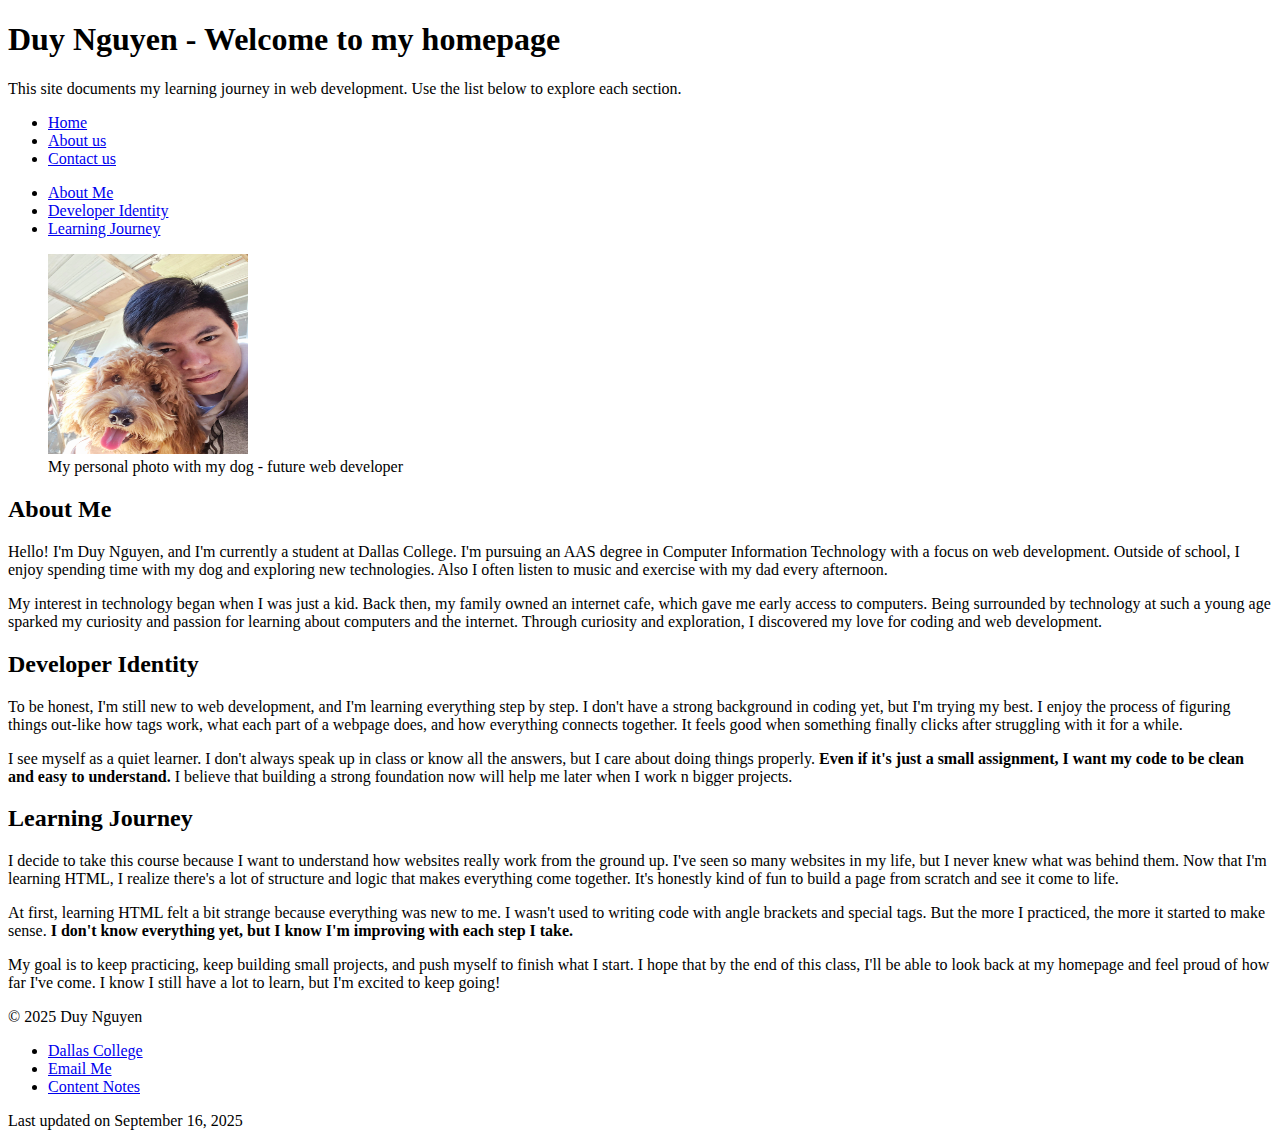
<file: index.html>
<!DOCTYPE html>
<html lang="en">
<head>
    <meta charset="UTF-8">
    <meta name="viewport" content="width=device-width, initial-scale=1.0">
    <meta name="description" content="Personal training site with semantic HTML and working navigation. This page includes content assisted by AI tools.">
    <title>Duy Nguyen - Launch Studio Training Site</title>
</head>
<body>
    <header>
        <section>
            <h1>Duy Nguyen - Welcome to my homepage</h1>
            <p> This site documents my learning journey in web development. Use the list below to explore each section.</p>
        </section>
        <nav>
            <ul>
                <li><a href="index.html" aria-current="page">Home</a></li>
                <li><a href="about-us.html">About us</a></li>
                <li><a href="contact-us.html">Contact us</a></li>
            </ul>
        </nav>
    </header>

    <main>
       <nav aria-label="Primary site navigation">
           <ul>
               <li><a href="#about">About Me</a></li>
               <li><a href="#identity">Developer Identity</a></li>
               <li><a href="#journey">Learning Journey</a></li>
           </ul>
       </nav>
        
        <figure>
            <img src="images/avatar.jpg" alt="Portrait of me with my dog" width="200" height="200">
            <figcaption>My personal photo with my dog - future web developer</figcaption>
        </figure>

        <section id="about" aria-labelledby="about-heading">
            <h2 id="about-heading">About Me</h2>
            <p>Hello! I'm Duy Nguyen, and I'm currently a student at Dallas College. I'm pursuing an AAS degree in Computer Information Technology with a focus on web development. Outside of school, I enjoy spending time with my dog and exploring new technologies. Also I often listen to music and exercise with my dad every afternoon.</p>
            <p>My interest in technology began when I was just a kid. Back then, my family owned an internet cafe, which gave me early access to computers. Being surrounded by technology at such a young age sparked my curiosity and passion for learning about computers and the internet. Through curiosity and exploration, I discovered my love for coding and web development.</p>
        </section>

        <section id="identity" aria-labelledby="identity-heading">
            <h2 id="identity-heading">Developer Identity</h2>
            <p>To be honest, I'm still new to web development, and I'm learning everything step by step. I don't have a strong background in coding yet, but I'm trying my best. I enjoy the process of figuring things out-like how tags work, what each part of a webpage does, and how everything connects together. It feels good when something finally clicks after struggling with it for a while.</p>
            <p>I see myself as a quiet learner. I don't always speak up in class or know all the answers, but I care about doing things properly. <strong>Even if it's just a small assignment, I want my code to be clean and easy to understand.</strong> I believe that building a strong foundation now will help me later when I work n bigger projects.</p>
        </section>

        <section id="journey" aria-labelledby="journey-heading">
            <h2 id="journey-heading">Learning Journey</h2>
            <p>I decide to take this course because I want to understand how websites really work from the ground up. I've seen so many websites in my life, but I never knew what was behind them. Now that I'm learning HTML, I realize there's a lot of structure and logic that makes everything come together. It's honestly kind of fun to build a page from scratch and see it come to life.</p>
            <p>At first, learning HTML felt a bit strange because everything was new to me. I wasn't used to writing code with angle brackets and special tags. But the more I practiced, the more it started to make sense. <strong>I don't know everything yet, but I know I'm improving with each step I take.</strong></p>
            <p>My goal is to keep practicing, keep building small projects, and push myself to finish what I start. I hope that by the end of this class, I'll be able to look back at my homepage and feel proud of how far I've come. I know I still have a lot to learn, but I'm excited to keep going!</p>
        </section>
    </main>

    <footer>
        <p>&copy; <time datetime="2025">2025</time> Duy Nguyen</p>
        <ul>
            <li><a href="https://www.dallascollege.edu/pages/default.aspx">Dallas College</a></li>
            <li><a href="mailto:troliaochatgpt@gmail.com">Email Me</a></li>
            <li><a href="README.md">Content Notes</a></li>
        </ul>
        <p>Last updated on <time datetime="2025-09-16">September 16, 2025</time></p>
    </footer>
</body>
</html>
</file>
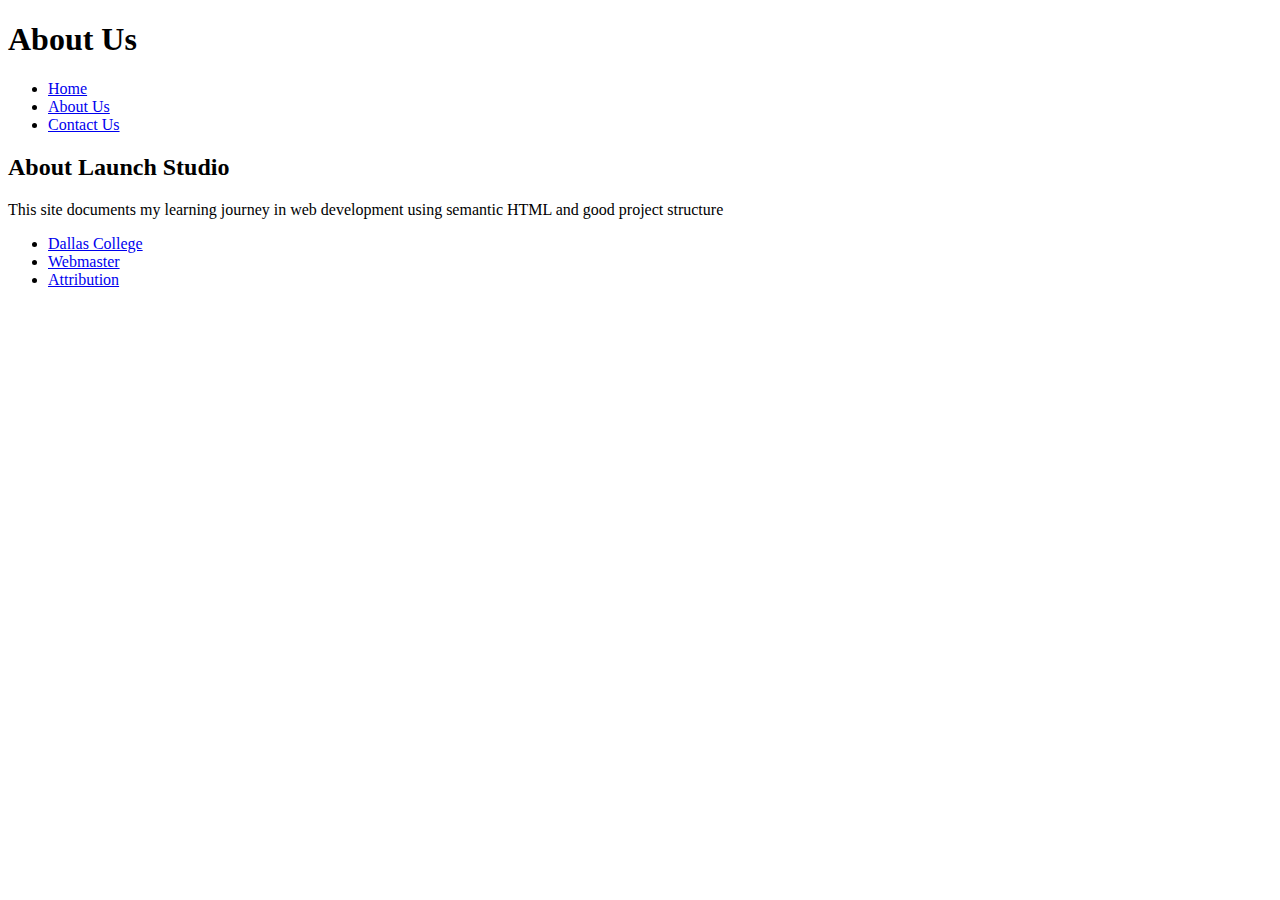
<file: about-us.html>
<!DOCTYPE html>
<html lang="en">
<head>
  <meta charset="UTF-8">
  <meta name="viewport" content="width=device-width, initial-scale=1.0">
  <title>About Us — Duy Nguyen</title>
</head>
<body>
  <header>
    <h1>About Us</h1>
  </header>

  <nav aria-label="Primary site navigation">
    <ul>
      <li><a href="index.html">Home</a></li>
      <li><a href="about-us.html" aria-current="page">About Us</a></li>
      <li><a href="contact-us.html">Contact Us</a></li>
    </ul>
  </nav>

  <main>
    <h2>About Launch Studio</h2>
    <p>This site documents my learning journey in web development using semantic HTML and good project structure</p>
  </main>

  <footer>
    <ul>
      <li><a href="https://www.dallascollege.edu">Dallas College</a></li>
      <li><a href="mailto:DNguyen94@Student.DallasCollege.edu">Webmaster</a></li>
      <li><a href="https://chatgpt.com/">Attribution</a></li>
    </ul>
  </footer>
</body>
</html>
</file>
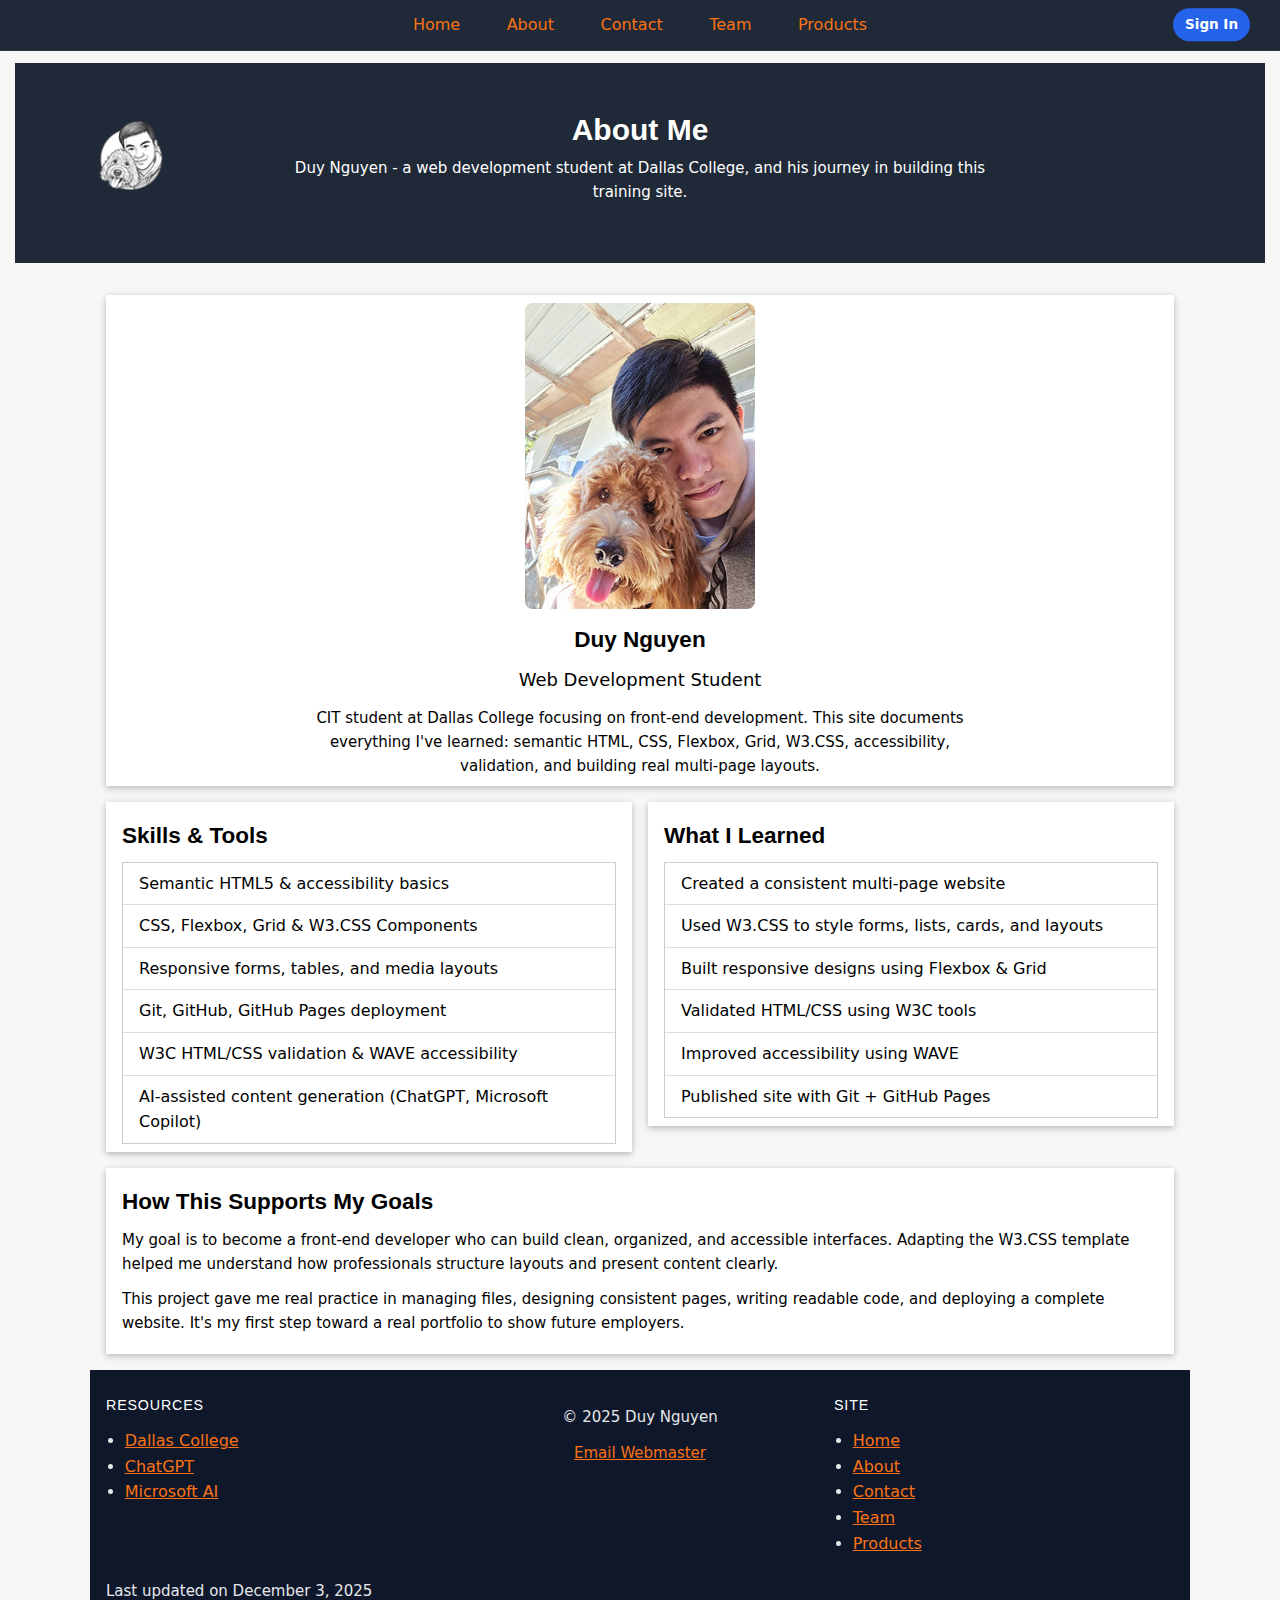
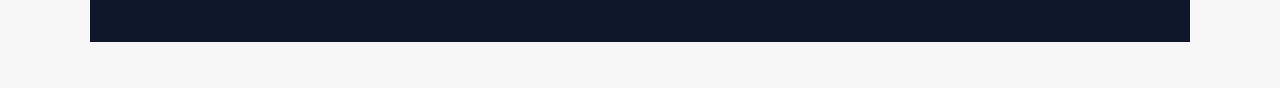
<file: about.html>
<!DOCTYPE html>
<html lang="en">

<head>
  <meta charset="UTF-8">
  <meta name="viewport" content="width=device-width, initial-scale=1">
  <meta name="author" content="Duy Nguyen">
  <meta name="description" content="This page includes content assisted by AI tools.">
  <link rel="stylesheet" href="https://www.w3schools.com/w3css/4/w3.css">
  <link rel="stylesheet" href="https://www.w3schools.com/lib/w3-theme-blue-grey.css">
  <link rel="stylesheet" href="./css/style.css">
  <link rel="stylesheet" href="./css/layout.css">
  <link rel="stylesheet" href="./css/team.css">
  <link rel="icon" href="images/favicon.ico">
  <title>About — Duy Nguyen</title>
</head>

<body class="w3-theme-l5">
  <a class="skip-link" href="#main-content">Skip to main content</a>

  <div class="page w3-theme-l5">

    <header class="page-header w3-container w3-center w3-padding-32" aria-label="Site header">
      <img src="images/logo.png" alt="Site logo" class="logo">
      <section class="page-header__brand">
        <h1 class="w3-text-white" style="font-weight:bolder;">About Me</h1>
        <p>Duy Nguyen - a web development student at Dallas College,
          and his journey in building this training site.</p>
      </section>
    </header>

    <nav class="site-nav w3-bar w3-theme-blue-grey" aria-label="Primary">
      <ul class="site-nav__list">
        <li><a href="index.html" class="site-nav__link">Home</a></li>
        <li><a href="about.html" aria-current="page" class="site-nav__link is-active">About</a></li>
        <li><a href="contact.html" class="site-nav__link">Contact</a></li>
        <li><a href="team.html" class="site-nav__link">Team</a></li>
        <li><a href="products.html" class="site-nav__link">Products</a></li>
      </ul>
      <a class="nav-signin" href="#" role="button">Sign In</a>
    </nav>

    <main id="main-content" class="layout" style="margin-top:32px;">

  <section class="w3-content" style="max-width:1100px;">

    <div class="w3-card w3-white w3-padding w3-margin-bottom w3-center">
      <img src="images/avatar-300.jpg"
           alt="Duy Nguyen portrait"
           class="w3-image w3-round-large"
           style="max-width:230px; margin:auto;">
      <h2 style="font-weight:bolder; margin-top:16px;">Duy Nguyen</h2>
      <p class="w3-large">Web Development Student</p>
      <p style="max-width:700px; margin:auto;">
        CIT student at Dallas College focusing on front-end development.
        This site documents everything I've learned: semantic HTML, CSS, Flexbox,
        Grid, W3.CSS, accessibility, validation, and building real multi-page layouts.
      </p>
    </div>

    <div class="w3-row-padding w3-stretch">

      <div class="w3-half">
        <div class="w3-card w3-white w3-padding w3-margin-bottom">
          <h2 style="font-weight:bolder;">Skills & Tools</h2>
          <ul class="w3-ul w3-border">
            <li>Semantic HTML5 & accessibility basics</li>
            <li>CSS, Flexbox, Grid & W3.CSS Components</li>
            <li>Responsive forms, tables, and media layouts</li>
            <li>Git, GitHub, GitHub Pages deployment</li>
            <li>W3C HTML/CSS validation & WAVE accessibility</li>
            <li>AI-assisted content generation (ChatGPT, Microsoft Copilot)</li>
          </ul>
        </div>
      </div>

      <div class="w3-half">
        <div class="w3-card w3-white w3-padding w3-margin-bottom">
          <h2 style="font-weight:bolder;">What I Learned</h2>
          <ul class="w3-ul w3-border">
            <li>Created a consistent multi-page website</li>
            <li>Used W3.CSS to style forms, lists, cards, and layouts</li>
            <li>Built responsive designs using Flexbox & Grid</li>
            <li>Validated HTML/CSS using W3C tools</li>
            <li>Improved accessibility using WAVE</li>
            <li>Published site with Git + GitHub Pages</li>
          </ul>
        </div>
      </div>

    </div>

    <div class="w3-card w3-white w3-padding w3-margin-bottom">
      <h2 style="font-weight:bolder;">How This Supports My Goals</h2>
      <p>
        My goal is to become a front-end developer who can build clean, organized,
        and accessible interfaces. Adapting the W3.CSS template helped me understand
        how professionals structure layouts and present content clearly.
      </p>
      <p>
        This project gave me real practice in managing files, designing consistent
        pages, writing readable code, and deploying a complete website. It's my
        first step toward a real portfolio to show future employers.
      </p>
    </div>

  </section>

</main>

    <footer class="page-footer site-footer">
      <div class="footer-grid">
        <nav class="footer-col" aria-label="Resources">
          <h4 class="footer-title">Resources</h4>
          <ul>
            <li><a href="https://www.dallascollege.edu/">Dallas College</a></li>
            <li><a href="https://chatgpt.com/">ChatGPT</a></li>
            <li><a href="https://www.microsoft.com/ai">Microsoft AI</a></li>
          </ul>
        </nav>

        <div class="footer-col footer-center">
          <p>&copy; <time datetime="2025">2025</time> Duy Nguyen</p>
          <p><a href="mailto:DNguyen94@Student.DallasCollege.edu">Email Webmaster</a></p>
        </div>

        <nav class="footer-col" aria-label="Site">
          <h4 class="footer-title">Site</h4>
          <ul>
            <li><a href="index.html">Home</a></li>
            <li><a aria-current="page" href="about.html">About</a></li>
            <li><a href="contact.html">Contact</a></li>
            <li><a href="team.html">Team</a></li>
            <li><a href="products.html">Products</a></li>
          </ul>
        </nav>
      </div>

      <p>Last updated on <time datetime="2025-12-03">December 3, 2025</time></p>
    </footer>

  </div>
</body>
</html>
</file>
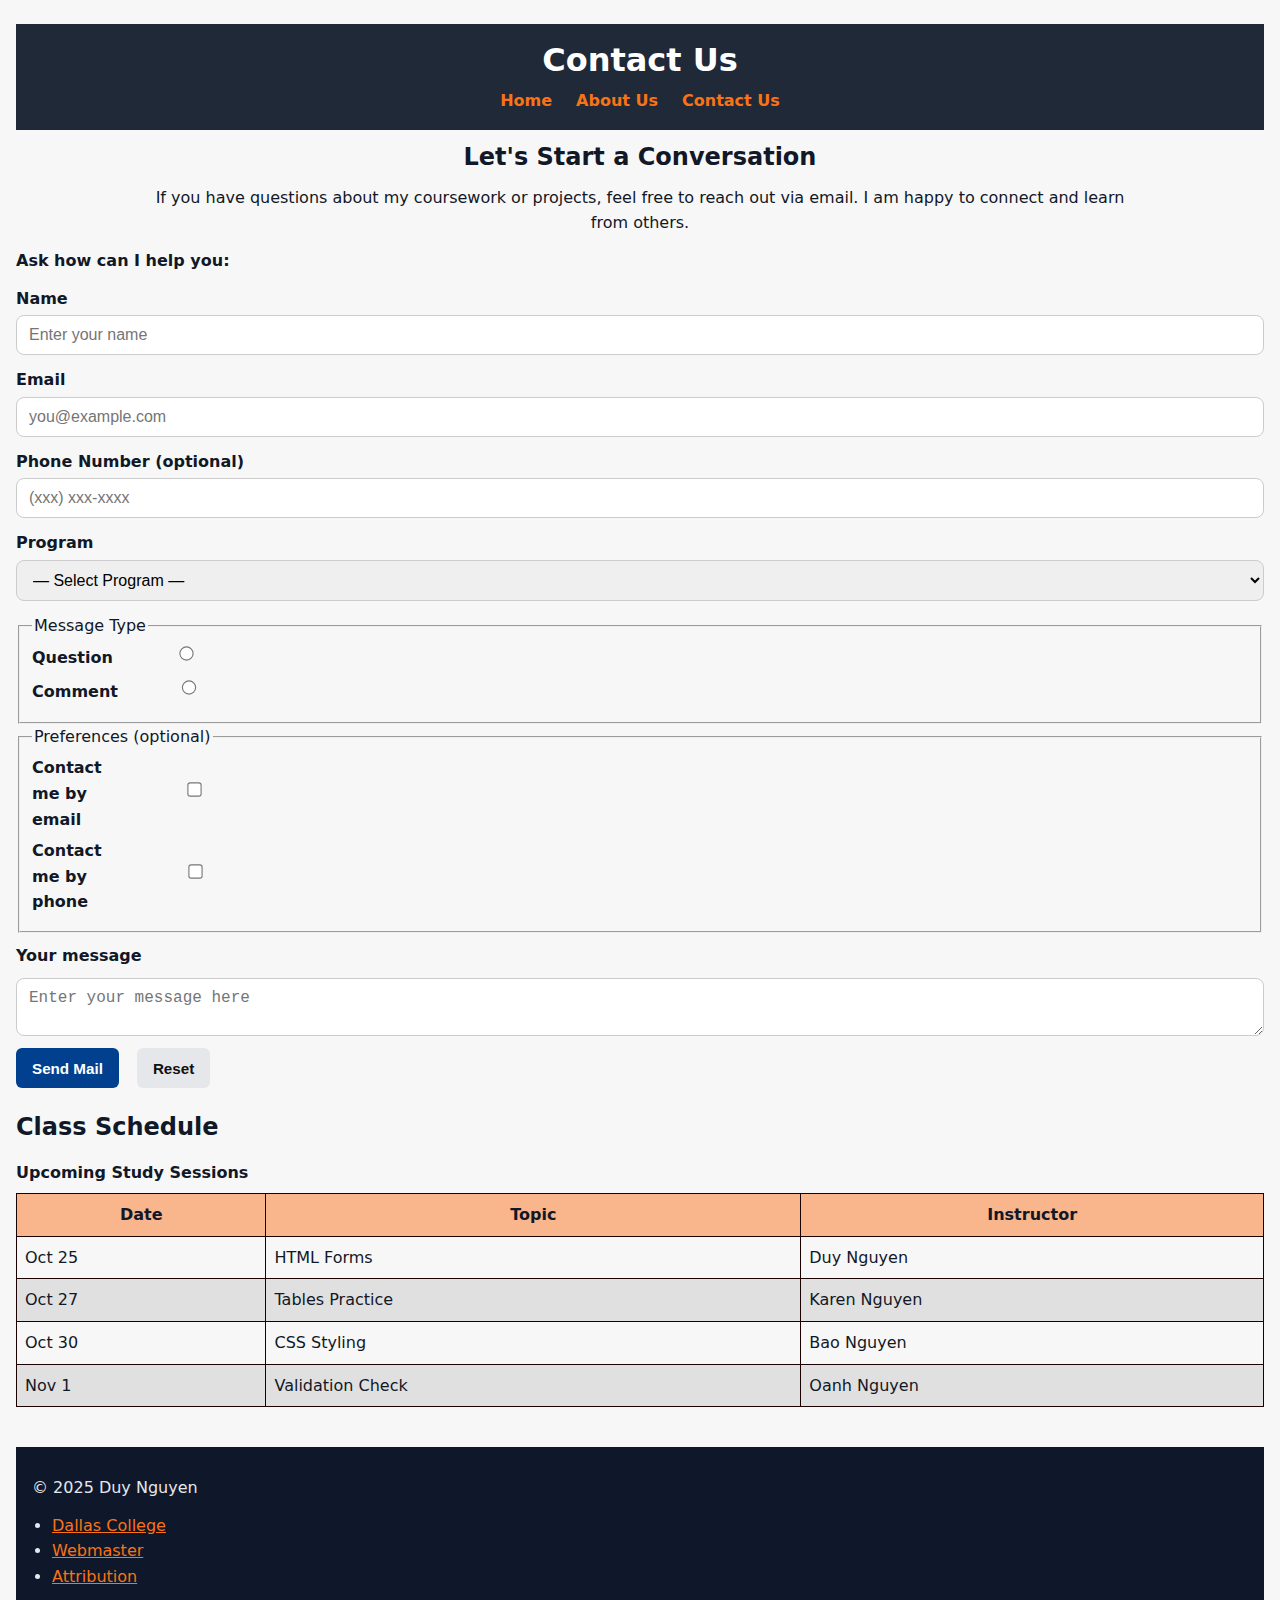
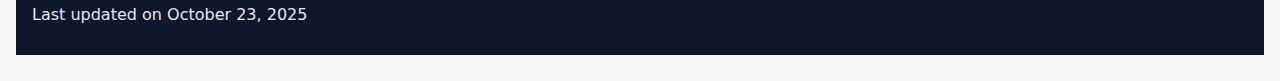
<file: contact-us.html>
<!DOCTYPE html>
<html lang="en">
<head>
  <meta charset="UTF-8">
  <meta name="viewport" content="width=device-width, initial-scale=1.0">
  <meta name="author" content="Duy Nguyen">
  <meta name="description" content="This page includes content assisted by AI tools.">
  <link rel="stylesheet" href="./css/style.css">
  <title>Contact Us — Duy Nguyen</title>
</head>
<body>
  <header class="site-header">
    <h1>Contact Us</h1>
    <nav class="site-nav" aria-label="Primary">
      <ul class="site-nav__list">
        <li><a href="index.html" class="site-nav__link">Home</a></li>
        <li><a href="about-us.html" class="site-nav__link">About Us</a></li>
        <li><a href="contact-us.html" aria-current="page" class="site-nav__link">Contact Us</a></li>
      </ul>
    </nav>
  </header>

  <main>
    <section class="intro section">
      <h2>Let's Start a Conversation</h2>
      <p>If you have questions about my coursework or projects, feel free to reach out via email. I am happy to connect and learn from others.</p>
    </section>

    <section class="section" aria-labelledby="contact-heading">
      <h4 id="contact-heading">Ask how can I help you:</h4>

      <form class="form-card form-grid"
            name="contact"
            method="get"
            action="success.html">

        <div>
          <label class="required" for="name">Name</label>
          <input type="text" id="name" name="name" autocomplete="name" required placeholder="Enter your name">
        </div>

        <div>
          <label class="required" for="email">Email</label>
          <input type="email" id="email" name="email" autocomplete="email" required placeholder="you@example.com">
        </div>

        <div>
          <label for="number">Phone Number (optional)</label>
          <input type="tel" id="number" name="number" autocomplete="tel" placeholder="(xxx) xxx-xxxx">
        </div>

        <div>
          <label class="required" for="program">Program</label>
          <select id="program" name="program" required>
            <option value="" disabled selected>— Select Program —</option>
            <option>Web Development</option>
            <option>Programming</option>
            <option>PC Support</option>
            <option>Network Administration</option>
            <option>Cybersecurity</option>
          </select>
        </div>

        <fieldset>
          <legend class="required">Message Type</legend>
          <div class="message-type" role="group" aria-label="Message Type">
            <label><input type="radio" name="reason" value="question" required> Question</label>
            <label><input type="radio" name="reason" value="comment" required> Comment</label>
          </div>
        </fieldset>

        <fieldset>
          <legend>Preferences (optional)</legend>
          <div class="control-row">
            <label><input type="checkbox" name="contact_me" value="yes"> Contact me by email</label>
            <label><input type="checkbox" name="subscribe" value="yes"> Contact me by phone</label>
          </div>
        </fieldset>

        <div>
          <label class="required" for="message">Your message</label>
          <textarea id="message" name="message" required placeholder="Enter your message here"></textarea>
        </div>

        <div class="actions">
          <input type="submit" name="submit" value="Send Mail">
          <input type="reset" value="Reset">
        </div>
      </form>
    </section>

    <section class="section" aria-labelledby="table-heading">
      <h2 id="table-heading">Class Schedule</h2>
      <table>
        <caption>Upcoming Study Sessions</caption>
        <thead>
          <tr>
            <th scope="col">Date</th>
            <th scope="col">Topic</th>
            <th scope="col">Instructor</th>
          </tr>
        </thead>
        <tbody>
          <tr><td>Oct 25</td><td>HTML Forms</td><td>Duy Nguyen</td></tr>
          <tr><td>Oct 27</td><td>Tables Practice</td><td>Karen Nguyen</td></tr>
          <tr><td>Oct 30</td><td>CSS Styling</td><td>Bao Nguyen</td></tr>
          <tr><td>Nov 1</td><td>Validation Check</td><td>Oanh Nguyen</td></tr>
        </tbody>
      </table>
    </section>
  </main>

  <footer>
    <p>&copy; <time datetime="2025">2025</time> Duy Nguyen</p>   
    <ul>
      <li><a href="https://www.dallascollege.edu">Dallas College</a></li>
      <li><a href="mailto:DNguyen94@Student.DallasCollege.edu">Webmaster</a></li>
      <li><a href="https://chatgpt.com/">Attribution</a></li>
    </ul>
    <p>Last updated on <time datetime="2025-10-23">October 23, 2025</time></p>
  </footer>
</body>
</html>
</file>
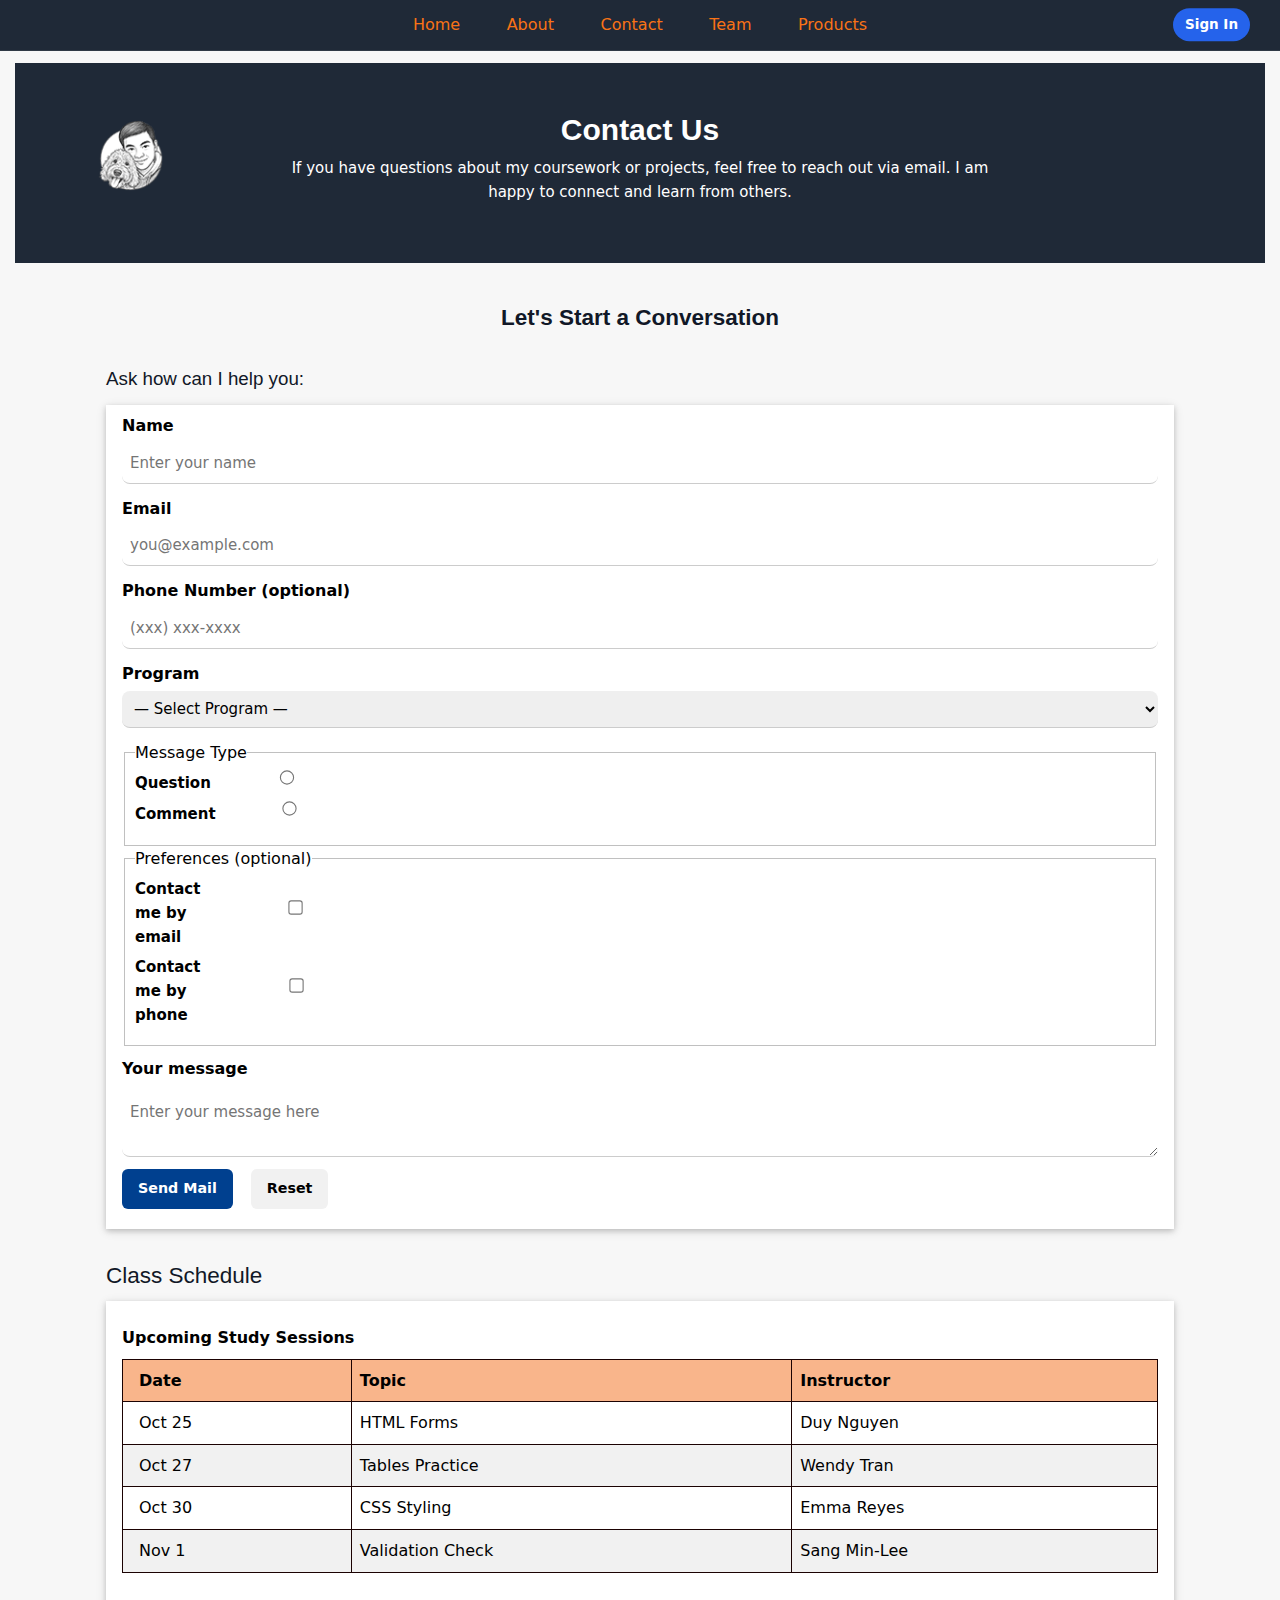
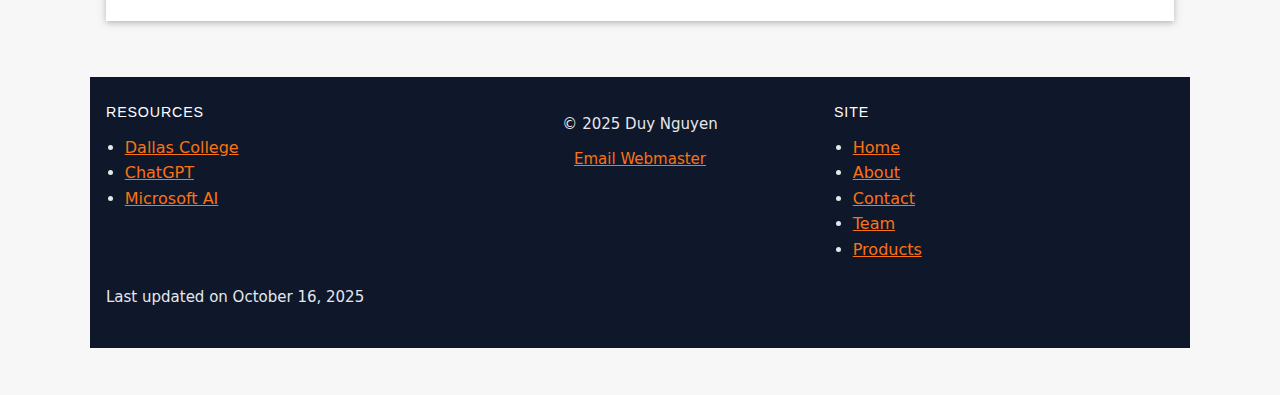
<file: contact.html>
<!DOCTYPE html>
<html lang="en">
<head>
  <meta charset="UTF-8">
  <meta name="viewport" content="width=device-width, initial-scale=1.0">
  <meta name="author" content="Duy Nguyen">
  <meta name="description" content="This page includes content assisted by AI tools.">
  <link rel="stylesheet" href="https://www.w3schools.com/w3css/4/w3.css">
  <link rel="stylesheet" href="https://www.w3schools.com/lib/w3-theme-blue-grey.css">
  <link rel="stylesheet" href="./css/style.css">
  <link rel="stylesheet" href="./css/layout.css">
  <link rel="stylesheet" href="./css/team.css">
  <link rel="icon" href="images/favicon.ico">
  <link rel="apple-touch-icon" sizes="180x180" href="images/apple-touch-icon.png">
  <title>Contact Us — Duy Nguyen</title>
</head>
<body class="w3-theme-l5">
  <a class="skip-link" href="#main-content">Skip to main content</a>

  <div class="page w3-theme-l5">

    <header class="page-header w3-container w3-center w3-padding-32" aria-label="Site header">
      <img src="images/logo.png" alt="Site logo" class="logo">
      <section class="page-header__brand">
        <h1 style="font-weight: bolder" class="w3-text-white">
          Contact Us
        </h1>
        <p>If you have questions about my coursework or projects, feel free to reach out via email.
          I am happy to connect and learn from others.</p>
      </section>
    </header>

    <nav class="site-nav w3-bar w3-theme-blue-grey" aria-label="Primary">
      <ul class="site-nav__list">
        <li><a href="index.html" class="site-nav__link">Home</a></li>
        <li><a href="about.html" class="site-nav__link">About</a></li>
        <li><a href="contact.html" aria-current="page" class="site-nav__link">Contact</a></li>
        <li><a href="team.html" class="site-nav__link">Team</a></li>
        <li><a href="products.html" class="site-nav__link">Products</a></li>
      </ul>
      <a class="nav-signin" href="#" role="button">Sign In</a>
    </nav>

    <main id="main-content" class="layout flow">
      <section class="intro section">
        <h2 style="font-weight:bolder">Let's Start a Conversation</h2>
      </section>

      <section class="section" aria-labelledby="contact-heading">
        <h3 id="contact-heading">Ask how can I help you:</h3>

        <form class="form-card form-grid w3-card w3-white w3-padding"
              name="contact"
              method="get"
              action="success.html">

          <div>
            <label class="required" for="name">Name</label>
            <input class="w3-input" type="text" id="name" name="name"
                   autocomplete="name" required placeholder="Enter your name">
          </div>

          <div>
            <label class="required" for="email">Email</label>
            <input class="w3-input" type="email" id="email" name="email"
                   autocomplete="email" required placeholder="you@example.com">
          </div>

          <div>
            <label for="number">Phone Number (optional)</label>
            <input class="w3-input" type="tel" id="number" name="number"
                   autocomplete="tel" placeholder="(xxx) xxx-xxxx">
          </div>

          <div>
            <label class="required" for="program">Program</label>
            <select class="w3-input" id="program" name="program" required>
              <option value="" disabled selected>— Select Program —</option>
              <option>Web Development</option>
              <option>Programming</option>
              <option>PC Support</option>
              <option>Network Administration</option>
              <option>Cybersecurity</option>
            </select>
          </div>

          <fieldset>
            <legend class="required">Message Type</legend>
            <div class="message-type" role="group" aria-label="Message Type">
              <label><input type="radio" name="reason" value="question" required> Question</label>
              <label><input type="radio" name="reason" value="comment" required> Comment</label>
            </div>
          </fieldset>

          <fieldset>
            <legend>Preferences (optional)</legend>
            <div class="control-row">
              <label><input type="checkbox" name="contact_me" value="yes"> Contact me by email</label>
              <label><input type="checkbox" name="subscribe" value="yes"> Contact me by phone</label>
            </div>
          </fieldset>

          <div>
            <label class="required" for="message">Your message</label>
            <textarea class="w3-input" id="message" name="message" required
                      placeholder="Enter your message here"></textarea>
          </div>

          <div class="actions">
            <input type="submit" name="submit" value="Send Mail" class="w3-button">
            <input type="reset" value="Reset" class="w3-button w3-light-grey">
          </div>
        </form>
      </section>

      <section class="section" aria-labelledby="table-heading">
        <h2 id="table-heading">Class Schedule</h2>
        <div class="table-card w3-card w3-white w3-padding">
          <table class="w3-table w3-striped w3-bordered">
            <caption>Upcoming Study Sessions</caption>
            <thead>
              <tr>
                <th scope="col">Date</th>
                <th scope="col">Topic</th>
                <th scope="col">Instructor</th>
              </tr>
            </thead>
            <tbody>
              <tr><td>Oct 25</td><td>HTML Forms</td><td>Duy Nguyen</td></tr>
              <tr><td>Oct 27</td><td>Tables Practice</td><td>Wendy Tran</td></tr>
              <tr><td>Oct 30</td><td>CSS Styling</td><td>Emma Reyes</td></tr>
              <tr><td>Nov 1</td><td>Validation Check</td><td>Sang Min-Lee</td></tr>
            </tbody>
          </table>
        </div>
      </section>
    </main>

    <footer class="page-footer site-footer">
      <div class="footer-grid">
        <!-- Left column -->
        <nav class="footer-col" aria-label="Resources">
          <h4 class="footer-title">Resources</h4>
          <ul>
            <li><a href="https://www.dallascollege.edu/">Dallas College</a></li>
            <li><a href="https://chatgpt.com/">ChatGPT</a></li>
            <li><a href="https://www.microsoft.com/ai">Microsoft AI</a></li>
          </ul>
        </nav>

        <!-- Center column -->
        <div class="footer-col footer-center">
          <p>&copy; <time datetime="2025">2025</time> Duy Nguyen</p>
          <p><a href="mailto:DNguyen94@Student.DallasCollege.edu">Email Webmaster</a></p>
        </div>

        <!-- Right column -->
        <nav class="footer-col" aria-label="Site">
          <h4 class="footer-title">Site</h4>
          <ul>
            <li><a href="index.html">Home</a></li>
            <li><a href="about.html">About</a></li>
            <li><a aria-current="page" href="contact.html">Contact</a></li>
            <li><a href="team.html">Team</a></li>
            <li><a href="products.html">Products</a></li>
          </ul>
        </nav>
      </div>

      <p>Last updated on <time datetime="2025-10-16">October 16, 2025</time></p>
    </footer>
  </div>
</body>
</html>
</file>
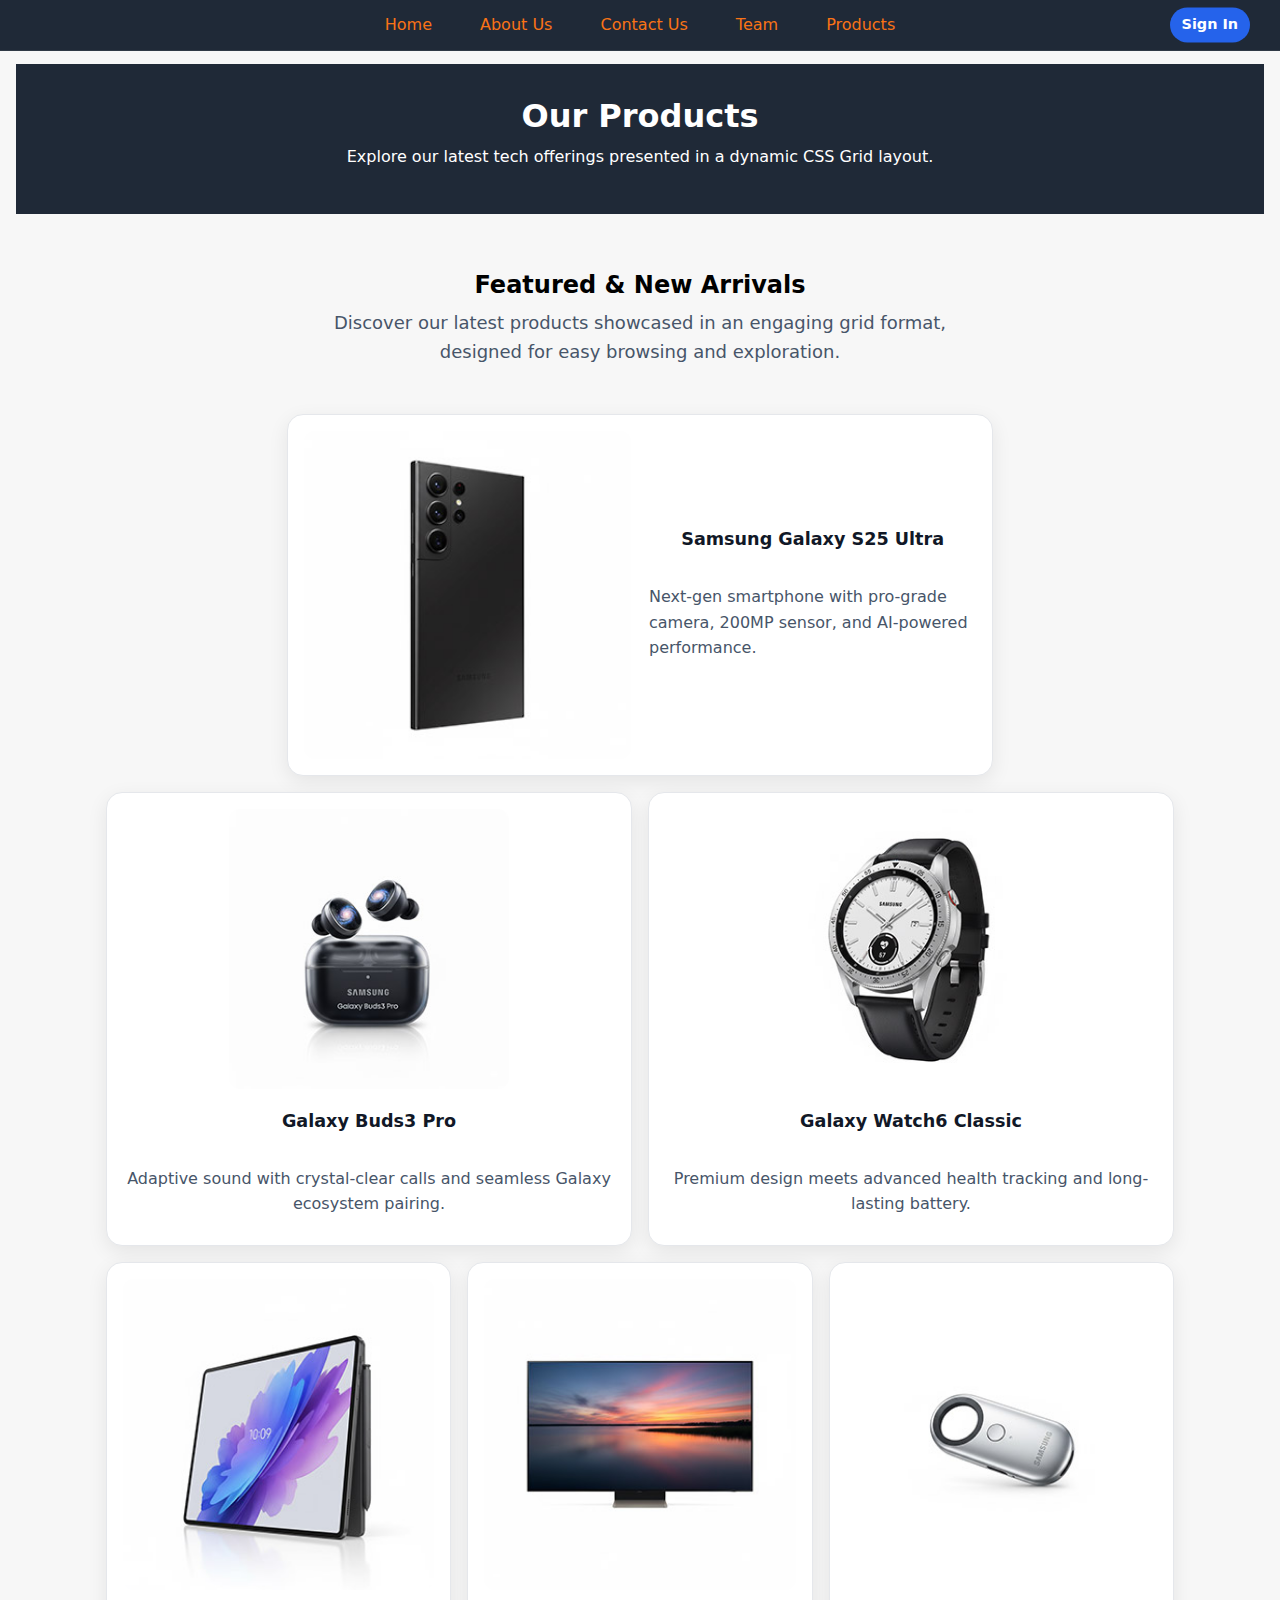
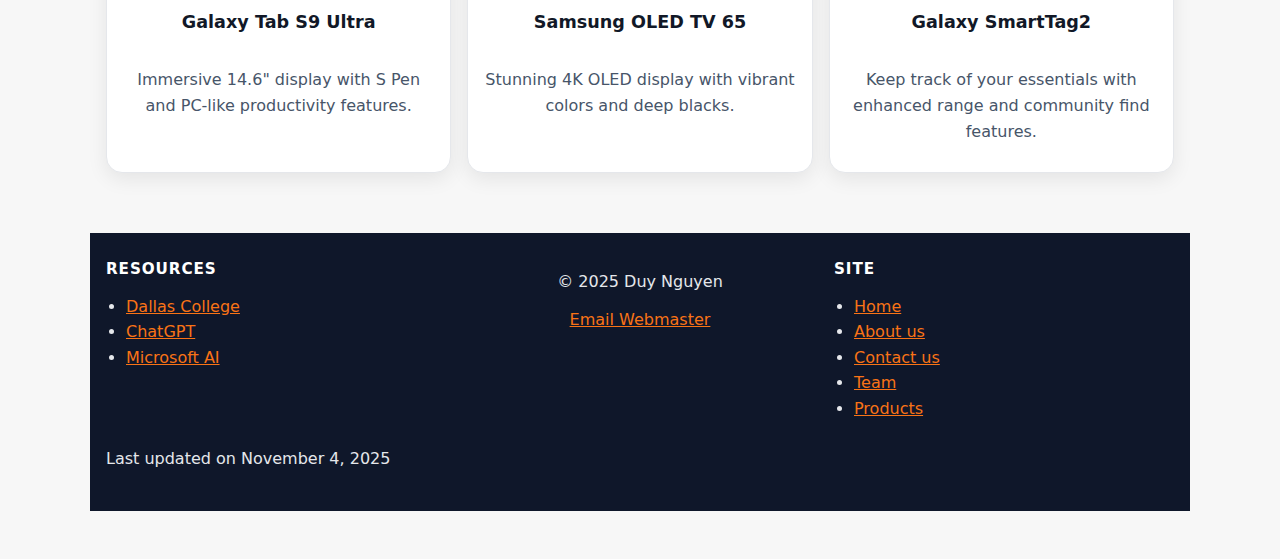
<file: products.html>
<!DOCTYPE html>
<html lang="en">

<head>
    <meta charset="UTF-8">
    <meta name="viewport" content="width=device-width, initial-scale=1">
    <meta name="author" content="Duy Nguyen">
    <meta name="description" content="This page includes content assisted by AI tools.">
    <link rel="stylesheet" href="./css/style.css">
    <link rel="stylesheet" href="./css/layout.css">
    <link rel="stylesheet" href="./css/products.css">
    <link rel="stylesheet" href="./css/team.css">
    <link rel="icon" href="images/favicon.ico">
    <link rel="apple-touch-icon" sizes="180x180" href="images/apple-touch-icon.png">
    <title>Products — Launch Studio Training Site</title>
</head>

<body>
    <a class="skip-link" href="#main-content">Skip to main content</a>

    <div class="page">
        <header class="page-header" aria-label="Site header">
            <section class="page-header__brand">
                <h1>Our Products</h1>
                <p class="muted">
                    Explore our latest tech offerings presented in a dynamic CSS Grid
                    layout.
                </p>
            </section>
        </header>

        <nav class="site-nav" aria-label="Primary">
            <ul class="site-nav__list">
                <li><a href="index.html" class="site-nav__link">Home</a></li>
                <li><a href="about-us.html" class="site-nav__link">About Us</a></li>
                <li>
                    <a href="contact-us.html" class="site-nav__link">Contact Us</a>
                </li>
                <li><a href="team.html" class="site-nav__link">Team</a></li>
                <li>
                    <a href="products.html" aria-current="page" class="site-nav__link is-active">Products</a>
                </li>
            </ul>
            <a href="#" class="nav-signin">Sign In</a>
        </nav>

        <main id="main-content" class="layout">
            <header class="products-intro" aria-label="Products introduction">
                <h2 class="section__title">Featured & New Arrivals</h2>
                <p class="lead">
                    Discover our latest products showcased in an engaging grid format,
                    designed for easy browsing and exploration.
                </p>
            </header>

            <!-- GRID 6 columns × 3 rows -->
            <section class="products-grid" aria-label="Product grid">
                <!-- Row 1: Featured (centered, span 4 cols) -->
                <article class="item featured">
                    <figure>
                        <img src="images/Samsung-Galaxy-S25-Ultra.jpg" alt="Samsung Galaxy S25 Ultra" width="200"
                            height="200">
                    </figure>
                    <div class="info">
                        <h3 class="card__title">Samsung Galaxy S25 Ultra</h3>
                        <p class="card__desc">
                            Next-gen smartphone with pro-grade camera, 200MP sensor, and
                            AI-powered performance.
                        </p>
                    </div>
                </article>

                <!-- Row 2: 2 items -->
                <article class="item r2a">
                    <figure>
                        <img src="images/Galaxy-Buds3-Pro.jpg" alt="Galaxy Buds3 Pro" width="200" height="200">
                    </figure>
                    <h3 class="card__title">Galaxy Buds3 Pro</h3>
                    <p class="card__desc">
                        Adaptive sound with crystal-clear calls and seamless Galaxy
                        ecosystem pairing.
                    </p>
                </article>

                <article class="item r2b">
                    <figure>
                        <img src="images/Galaxy-Watch6-Classic.jpg" alt="Galaxy Watch6 Classic" width="200"
                            height="200">
                    </figure>
                    <h3 class="card__title">Galaxy Watch6 Classic</h3>
                    <p class="card__desc">
                        Premium design meets advanced health tracking and long-lasting
                        battery.
                    </p>
                </article>

                <!-- Row 3: 3 items -->
                <article class="item r3a">
                    <figure>
                        <img src="images/Galaxy-Tab-S9-Ultra.jpg" alt="Galaxy Tab S9 Ultra" width="200" height="200">
                    </figure>
                    <h3 class="card__title">Galaxy Tab S9 Ultra</h3>
                    <p class="card__desc">
                        Immersive 14.6" display with S Pen and PC-like productivity
                        features.
                    </p>
                </article>

                <article class="item r3b">
                    <figure>
                        <img src="images/Samsung-OLED-TV-65.jpg" alt="Samsung OLED TV 65" width="200" height="200">
                    </figure>
                    <h3 class="card__title">Samsung OLED TV 65</h3>
                    <p class="card__desc">
                        Stunning 4K OLED display with vibrant colors and deep blacks.
                    </p>
                </article>

                <article class="item r3c">
                    <figure>
                        <img src="images/Galaxy-SmartTag2.jpg" alt="Galaxy SmartTag2" width="200" height="200">
                    </figure>
                    <h3 class="card__title">Galaxy SmartTag2</h3>
                    <p class="card__desc">
                        Keep track of your essentials with enhanced range and community
                        find features.
                    </p>
                </article>
            </section>
        </main>

        <footer class="page-footer site-footer">
            <div class="footer-grid">
                <!-- Left column -->
                <nav class="footer-col" aria-label="Resources">
                    <h4 class="footer-title">Resources</h4>
                    <ul>
                        <li>
                            <a href="https://www.dallascollege.edu/">Dallas College</a>
                        </li>
                        <li><a href="https://chatgpt.com/">ChatGPT</a></li>
                        <li><a href="https://www.microsoft.com/ai">Microsoft AI</a></li>
                    </ul>
                </nav>

                <!-- Center column -->
                <div class="footer-col footer-center">
                    <p>&copy; <time datetime="2025">2025</time> Duy Nguyen</p>
                    <p>
                        <a href="mailto:DNguyen94@Student.DallasCollege.edu">Email Webmaster</a>
                    </p>
                </div>

                <!-- Right column -->
                <nav class="footer-col" aria-label="Site">
                    <h4 class="footer-title">Site</h4>
                    <ul>
                        <li><a href="index.html">Home</a></li>
                        <li><a href="about-us.html">About us</a></li>
                        <li><a href="contact-us.html">Contact us</a></li>
                        <li><a href="team.html">Team</a></li>
                        <li><a href="products.html" aria-current="page">Products</a></li>
                    </ul>
                </nav>
            </div>

            <p>
                Last updated on <time datetime="2025-11-04">November 4, 2025</time>
            </p>
        </footer>
    </div>
</body>

</html>
</file>
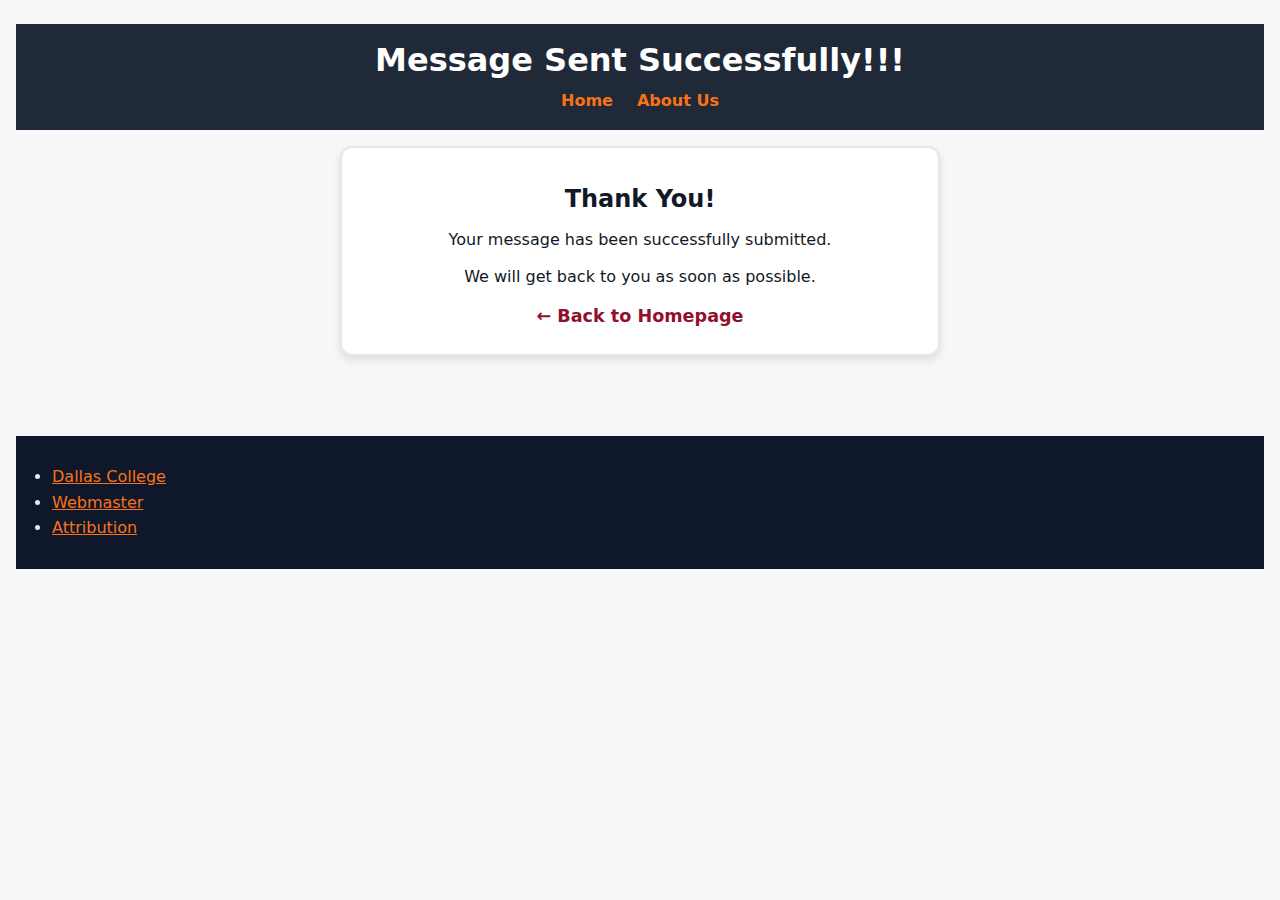
<file: success.html>
<!DOCTYPE html>
<html lang="en">
<head>
  <meta charset="UTF-8">
  <meta name="viewport" content="width=device-width, initial-scale=1.0">
  <meta name="author" content="Duy Nguyen">
  <meta name="description" content="Success confirmation page for the contact form submission.">
  <link rel="stylesheet" href="./css/style.css">
  <title>Success — Duy Nguyen</title>
</head>
<body class="success-page">
  <header class="site-header">
    <h1>Message Sent Successfully!!!</h1>
    <nav class="site-nav" aria-label="Primary">
      <ul class="site-nav__list">
        <li><a href="index.html" class="site-nav__link">Home</a></li>
        <li><a href="about-us.html" class="site-nav__link">About Us</a></li>
      </ul>
    </nav>
  </header>

  <main>
    <section class="intro section" style="text-align:center; margin-top: 1rem;">
      <h2>Thank You!</h2>
      <p>Your message has been successfully submitted.</p>
      <p>We will get back to you as soon as possible.</p>
      <a href="index.html" class="back-home">← Back to Homepage</a>
    </section>
  </main>

  <footer>
    <ul>
      <li><a href="https://www.dallascollege.edu">Dallas College</a></li>
      <li><a href="mailto:DNguyen94@Student.DallasCollege.edu">Webmaster</a></li>
      <li><a href="https://chatgpt.com/">Attribution</a></li>
    </ul>
  </footer>
</body>
</html>
</file>
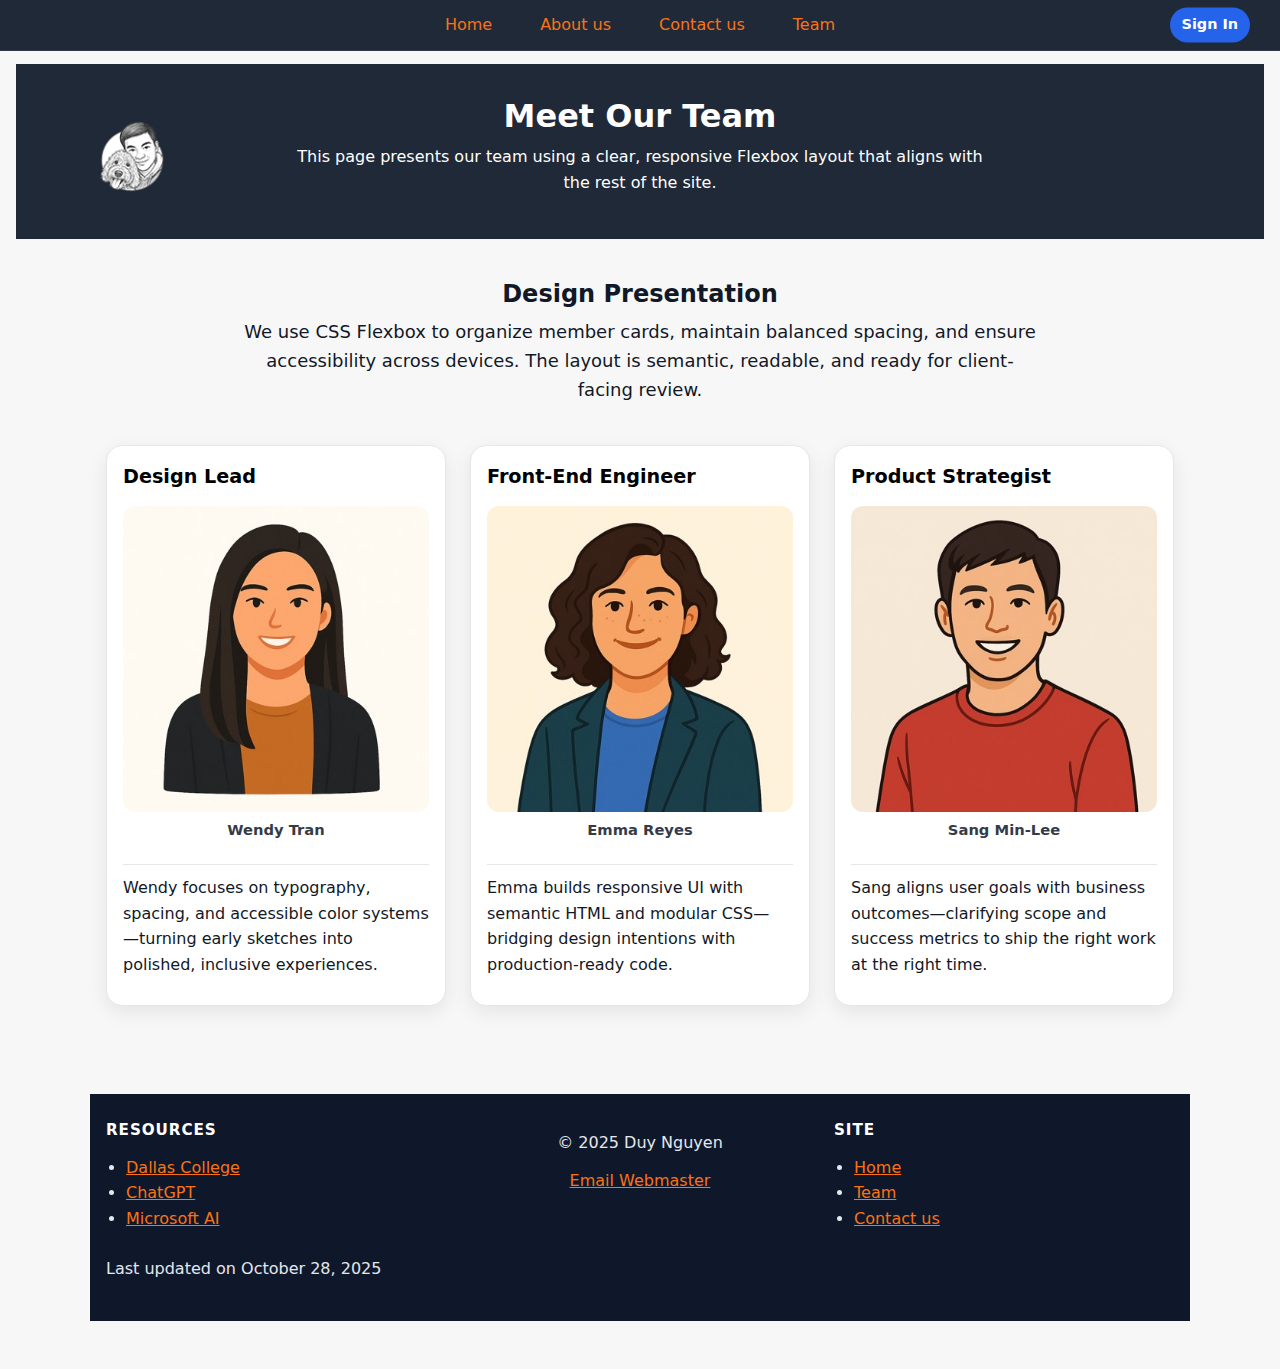
<file: team.html>
<!DOCTYPE html>
<html lang="en">
<head>
  <meta charset="UTF-8">
  <meta name="viewport" content="width=device-width, initial-scale=1">
  <meta name="author" content="Duy Nguyen">
  <meta name="description" content="This page includes content assisted by AI tools.">
  <link rel="stylesheet" href="./css/style.css">
  <link rel="stylesheet" href="./css/layout.css">
  <link rel="stylesheet" href="./css/team.css">
  <link rel="icon" href="images/favicon.ico">
  <link rel="apple-touch-icon" sizes="180x180" href="images/apple-touch-icon.png">
  <title>Team — Launch Studio Training Site</title>
</head>
<body>
  <a class="skip-link" href="#main-content">Skip to main content</a>

  <div class="page">
    <header class="page-header">
      <img src="images/logo.png" alt="Site logo" class="logo">
      <section class="page-header__brand">
        <h1>Meet Our Team</h1>
        <p>This page presents our team using a clear, responsive Flexbox layout that aligns with the rest of the site.</p>
      </section>
    </header>

    <nav class="site-nav" aria-label="Primary">
      <ul class="site-nav__list">
        <li><a href="index.html" class="site-nav__link">Home</a></li>
        <li><a href="about-us.html" class="site-nav__link">About us</a></li>
        <li><a href="contact-us.html" class="site-nav__link">Contact us</a></li>
        <li><a href="team.html" aria-current="page" class="site-nav__link is-active">Team</a></li>
      </ul>
      <a class="nav-signin" href="#" role="button">Sign In</a>
    </nav>

    <main id="main-content" class="layout flow">
      <!-- Intro -->
      <section class="section intro">
        <h2 class="section__title">Design Presentation</h2>
        <p class="lead">
          We use CSS Flexbox to organize member cards, maintain balanced spacing, and ensure accessibility across devices.
          The layout is semantic, readable, and ready for client-facing review.
        </p>
      </section>

      <!-- Team grid -->
      <section class="section team" aria-label="Team members">
        <!-- Card 1 -->
        <div class="team-card">
          <h3 class="team-card__role">Design Lead</h3>
          <figure class="team-card__media">
            <img src="images/member-1.jpg" alt="Wendy Tran — Design Lead portrait" width="400" height="400" loading="lazy" decoding="async">
            <figcaption class="team-card__name">Wendy Tran</figcaption>
          </figure>
          <p class="team-card__bio">
            Wendy focuses on typography, spacing, and accessible color systems—turning early sketches into polished, inclusive experiences.
          </p>
        </div>

        <!-- Card 2 -->
        <div class="team-card">
          <h3 class="team-card__role">Front-End Engineer</h3>
          <figure class="team-card__media">
            <img src="images/member-2.jpg" alt="Emma Reyes — Front-End Engineer portrait" width="400" height="400" loading="lazy" decoding="async">
            <figcaption class="team-card__name">Emma Reyes</figcaption>
          </figure>
          <p class="team-card__bio">
            Emma builds responsive UI with semantic HTML and modular CSS—bridging design intentions with production-ready code.
          </p>
        </div>

        <!-- Card 3 -->
        <div class="team-card">
          <h3 class="team-card__role">Product Strategist</h3>
          <figure class="team-card__media">
            <img src="images/member-3.jpg" alt="Sang Min-Lee — Product Strategist portrait" width="400" height="400" loading="lazy" decoding="async">
            <figcaption class="team-card__name">Sang Min-Lee</figcaption>
          </figure>
          <p class="team-card__bio">
            Sang aligns user goals with business outcomes—clarifying scope and success metrics to ship the right work at the right time.
          </p>
        </div>
      </section>
    </main>

    <footer class="page-footer site-footer">
      <div class="footer-grid">
        <!-- Left column -->
        <nav class="footer-col" aria-label="Resources">
          <h4 class="footer-title">Resources</h4>
          <ul>
            <li><a href="https://www.dallascollege.edu/">Dallas College</a></li>
            <li><a href="https://chatgpt.com/">ChatGPT</a></li>
            <li><a href="https://www.microsoft.com/ai">Microsoft AI</a></li>
          </ul>
        </nav>

        <!-- Center column -->
        <div class="footer-col footer-center">
          <p>&copy; <time datetime="2025">2025</time> Duy Nguyen</p>
          <p><a href="mailto:DNguyen94@Student.DallasCollege.edu">Email Webmaster</a></p>
        </div>

        <!-- Right column -->
        <nav class="footer-col" aria-label="Site">
          <h4 class="footer-title">Site</h4>
          <ul>
            <li><a href="index.html">Home</a></li>
            <li><a aria-current="page" href="team.html">Team</a></li>
            <li><a href="contact-us.html">Contact us</a></li>
          </ul>
        </nav>
      </div>

      <p>Last updated on <time datetime="2025-10-28">October 28, 2025</time></p>
    </footer>
  </div>
</body>
</html>
</file>
<file: css/style.css>
/* ---------- Design Tokens ---------- */
:root {
  /* Base colors */
  --bg: #f7f7f7;
  --text: #111827;

  /* Header */
  --header-bg: #1f2937;
  --header-fg: #ffffff;

  /* Footer */
  --footer-bg: #0f172a;
  --footer-fg: #e5e7eb;

  /* Links */
  --link: #1d4ed8;
  --link-visited: #ff6a00;
  --link-hover: #f5a666;

  /* Font */
  --font-sans: ui-sans-serif, system-ui, -apple-system, "Segoe UI",
               Roboto, Ubuntu, Cantarell, "Noto Sans", "Helvetica Neue", Arial,
               "Apple Color Emoji", "Segoe UI Emoji";
}

/* ---------- Reset ---------- */
*, *::before, *::after { box-sizing: border-box; }
html { scroll-behavior: smooth; }

body {
  margin: 0;
  background: var(--bg);
  color: var(--text);
  font-family: var(--font-sans);
  font-size: 16px;
  line-height: 1.6;
  padding: 1.5rem 1rem;
}

/* ---------- Header ---------- */
header {
  background: var(--header-bg);
  color: var(--header-fg);
  padding: 1rem 1rem;
}

/* Header links */
header a { color: inherit; text-decoration: none; }
header a:hover { text-decoration: underline; }

/* Header text center */
header h1 {
  text-align: center;
  margin: 0 0 0.5rem 0;
}
header p {
  text-align: center;
  max-width: 700px;
  margin: 0 auto 0.75rem auto;
}

/* Header nav */
header nav ul {
  display: flex;
  justify-content: center;
  gap: 1.5rem;
  list-style: none;
  padding: 0;
  margin: 0.5rem 0 0;
}
header nav a { font-weight: 600; }

/* ---------- Footer ---------- */
footer {
  background: var(--footer-bg);
  color: var(--footer-fg);
  padding: 1rem 1rem;
}
footer a { color: #bfdbfe; }
footer a:hover { color: #93c5fd; }

/* ---------- Typography ---------- */
h1, h2, h3, h4, h5, h6, p { margin-block: 0.75rem; }
h1 { font-size: 2rem; line-height: 1.25; }
h2 { font-size: 1.5rem; line-height: 1.3; }
h3 { font-size: 1.25rem; }
p  { font-size: 1rem; }

/* ---------- Lists ---------- */
ul, ol { padding-left: 1.25rem; margin-block: 0.75rem; }

/* TOC list keeps bullets */
main nav[aria-label] ul { list-style: disc; }

/* ---------- Links ---------- */
a:link    { color: var(--link); text-decoration: underline; }
a:visited { color: var(--link-visited); }
a:hover   { color: var(--link-hover); }
a:focus-visible {
  outline: 2px solid currentColor;
  outline-offset: 2px;
}

/* ---------- Text helpers ---------- */
.lead  { font-size: 1.125rem; line-height: 1.7; }
.muted { color: #4b5563; }
.note  { font-style: italic; }

/* ---------- Header link colors ---------- */
header a:link,
header a:visited { color:#f97316; text-decoration: underline; }
header a:hover,
header a:focus  { color:#f5a666; }

/* ---------- Footer link colors ---------- */
footer a:link,
footer a:visited { color:#f97316; }
footer a:hover,
footer a:focus  { color:#f5a666; }

/* ---------- Centered images ---------- */
.centered-media {
  display: flex;
  flex-direction: column;
  align-items: center;
  margin: 2rem auto;
  max-width: 100%;
}
.centered-media img {
  display: block;
  max-width: 100%;
  height: auto;
  margin-bottom: 0.5rem;
}
.caption-left {
  align-self: flex-start;
  font-size: 0.9rem;
  color: #444;
  opacity: 0.85;
  margin-left: 0.25rem;
}
/* Top nav links: force same orange as footer */
.site-nav .site-nav__link:link,
.site-nav .site-nav__link:visited {
  color: #f97316;           /* orange */
  text-decoration: none;
}
.site-nav .site-nav__link:hover,
.site-nav .site-nav__link:focus {
  color: #f5a666;           /* lighter orange */
  text-decoration: underline;
}
/* TOC links */
.toc a:link,
.toc a:visited { color: #AD0028; }
.toc a:hover,
.toc a:focus  { color: #91505f; }

/* ---------- Contact us ---------- */
/* ---------- Page layout ---------- */
.intro{
  text-align: center;
  max-width: 1000px;
  margin: 0 auto 0.5rem auto;
}
/* ---------- Form buttons ---------- */
.actions {
  display: flex;
  justify-content: flex-start;
  align-items: center;
  gap: 10px;        
  margin-top: 8px;
}

.actions input[type="submit"],
.actions input[type="reset"] {
  padding: 8px 16px;
  width: auto;              
  border: none;
  border-radius: 6px;
  font-size: 0.95rem;
  cursor: pointer;
  font-weight: 600;
  transition: background-color 0.25s ease, transform 0.15s ease;
  height: 40px;
}
.actions input[type="submit"] {
  background-color: #00408F;
  color: #fff;
}
.actions input[type="submit"]:hover {
  background-color: #146fd0;
  transform: translateY(-1px);
}

.actions input[type="reset"] {
  background-color: #e5e7eb;
  color: #111;
  margin-left: 8px;
}
.actions input[type="reset"]:hover {
  background-color: #d1d5db;
  transform: translateY(-1px);
}


/* ---------- Tables ---------- */
table {
  width: 100%;
  border-collapse: collapse;
  margin-top: 16px;
}

caption {
  text-align: left;
  font-weight: bold;
  margin-bottom: 8px;
}

th, td {
  border: 1px solid #1b0202;
  padding: 8px;
  transition: background-color 0.25s ease;
}

thead th {
  background-color: #f9b58b;
}

tbody tr:nth-child(even) {
  background-color: #807e7e2f;
}

thead tr:hover th,
tbody tr:hover td {
  background-color: rgba(60, 60, 60, 0.242);
  color: #000;
  cursor: pointer;
}
.table-card,
table {
  margin-bottom: 40px;
}
/* ---------- Form controls (checkbox & radio) ---------- */
.message-type label,
.control-row label {
  display: flex;
  flex-direction: row; 
  justify-content: flex-start; 
  align-items: center; 
  gap: 8px;         
  margin-bottom: 6px;      
  width: 220px;              
  font-size: 1rem;
}

/* Radio & checkbox */
.message-type input[type="radio"],
.control-row input[type="checkbox"] {
  order: 2;
  margin-left: auto;
  margin-right: 0;
  transform: scale(1.1);
}

/* ---------- Form layout ---------- */
form label {
  display: block;
  margin-bottom: 4px; 
  font-weight: 600; 
}

label[for="message"],
#message {
  display: block;
  margin-top: 10px;
}

form input,
form select,
form textarea {
  display: block;
  width: 100%; 
  padding: 10px 12px;
  border: 1px solid #ccc;
  border-radius: 8px;
  font-size: 1rem;
  margin-bottom: 12px;
}

/* ---------- Success page ---------- */
.success-page .back-home {
  color: #920f2e;
  text-decoration: none;
  font-weight: bold;
  font-size: 1.1rem;
}

.success-page .back-home:hover {
  color: #ff5e5e;
  text-decoration: underline;
}
.success-page section {
  max-width: 600px;
  margin: 4rem auto 5rem auto;
  padding: 1.5rem;
  background-color: #ffffff;
  border: 2px solid #e5e7eb;
  border-radius: 12px;
  box-shadow: 0 4px 8px rgba(0, 0, 0, 0.1);
}
/* Override W3.CSS font so it uses my site font */
html, body {
  font-family: var(--font-sans) !important;
}

.w3-container,
.w3-card,
.w3-input,
.w3-button,
.w3-bar,
.w3-ul,
.w3-table,
.w3-theme,
.w3-theme-d3 {
  font-family: inherit !important;
}
@media (max-width: 640px) {
  body {
    padding: 1rem 0.75rem;
  }
}
</file>
<file: css/layout.css>
/* -------- Layout tokens -------- */
:root {
  --container-max: 1100px;
  --gutter: 16px;
  --nav-h: 56px;
  --toc-w: 260px;
  --toc-top: 40px;
}

/* Nav fixed */
.page { padding-top: var(--nav-h); }

/* Skip link (a11y) */
.skip-link {
  position: absolute; left: -9999px; top: auto;
  width: 1px; height: 1px; overflow: hidden;
}
.skip-link:focus {
  position: fixed; left: 16px; top: 8px; z-index: 2000;
  width: auto; height: auto; padding: 8px 12px; background: #fff; border: 1px solid #ccc;
}

/* Header & logo */
.page-header {
  position: relative;
  min-height: 100px;
  z-index: 500;
  margin-top: -16px;
}
.page-header__brand { max-width: var(--container-max); margin: 0 auto; padding: 16px; }

.logo {
  position: absolute;
  top: calc(var(--nav-h));
  left: 80px;
  height: 72px; width: auto; object-fit: contain;
  z-index: 1200; 
}

/* Fixed top navigation */
.site-nav {
  position: fixed;
  top: 0;
  left: 0;
  right: 0;
  z-index: 1000;
  
  display: flex;
  justify-content: center;
  align-items: center;
  width: 100%;
  padding: 12px 0;
  
  background: var(--header-bg);
  color: var(--header-fg);
  border-bottom: 1px solid rgba(255,255,255,0.08);
}

.site-nav__list {
  display: flex;
  justify-content: center;
  align-items: center;
  gap: 1.5rem;
  list-style: none;
  margin: 0 auto;
  padding: 0;
}

.site-nav__link {
  text-align: center;
  padding: 8px 12px;
  border-radius: 10px;
}
/* Sign In button */
.nav-signin {
  position: absolute;
  right: 30px;               
  top: 50%;
  transform: translateY(-50%);
  text-decoration: none !important;
  padding: 6px 12px;
  border-radius: 999px;
  background: #2563eb;
  color: #fff !important;
  font-weight: 600;
  font-size: 0.9rem;
  transition: background-color 0.25s ease, transform 0.15s ease;
}
.nav-signin:hover {
  background-color: #1e40af;
  transform: translateY(calc(-50% - 1px));
}
.page {
  padding-top: var(--nav-h);
}
/* Main layout */
.layout { max-width: var(--container-max); margin: 0 auto; padding: 0 var(--gutter); }
.flow::after { content: ""; display: table; clear: both; }

/* TOC */
.toc {
  background-color: #f9fafb;
  border: 1px solid #e5e7eb;
  border-radius: 8px;
  padding: 12px 16px;
  box-shadow: 0 2px 4px rgba(0, 0, 0, 0.5);
  float: right;
  width: var(--toc-w);
  margin: 20px 16px 16px;
  position: sticky;
  top: calc(var(--nav-h) + var(--toc-top));
}
.toc__title { margin: 0 0 8px 0; }
.toc__list { margin: 0; padding-left: 18px; }

/* Content column TOC */
.content {
  margin-right: calc(var(--toc-w) + 60px);
  display: flow-root;         
}

/* Sections */
.section { margin: 32px 0; }
.section__title { margin-top: 0; }

/* Make section paragraphs justified */
.content p {
  text-align: left;
}

/* Figures & images */
.figure.float-right {
  width: 320px;         
}
.figure__img {
  width: 100%;           
  height: auto;
}
.float-right {            
  float: right;
  margin: 0 0 10px 24px;
}
#identity .figure.float-right {
  margin-top: 40px; 
}

#journey .figure.float-right {
  margin-top: 50px; 
}

/* Center all image captions */
.figure__cap,
figcaption {
  text-align: center;    /* Centered caption */
  display: block;
  margin-top: 6px;
  font-size: 0.92rem;
  color: #444;
  opacity: 0.85;
}

/* Centered media (About) */
.centered-media { text-align: center; margin: 0 auto 1.25rem; }
.centered-media .figure__img,
.centered-media img { display: inline-block; max-width: 100%; height: auto; }

/* Align right-side images in Identity and Journey sections */
.same-line {
  float: right;
  margin: 0 0 10px 24px;  /* same spacing for both */
  clear: right;           /* ensure they line up vertically */
  width: 320px;       /* keep consistent width */
}

/* Optional fine-tuning if small vertical offset appears */
#identity .same-line { margin-top: 8px; } /* adjust up/down as needed */

/* Anchor offset so headings aren't hidden by fixed nav */
.anchor { scroll-margin-top: calc(var(--nav-h) + 10px); }

/* Footer layout */
.page-footer { max-width: var(--container-max); margin: 40px auto 24px; padding: 0 var(--gutter); }

/* ---------- Responsive ---------- */
@media (max-width: 980px) {
  .toc { float: none; position: static; width: auto; margin: 0 0 16px 0; }
  .content { margin-right: 0; }
}
@media (max-width: 640px) {
  .logo { height: 56px; }
  .figure__img { max-width: 100%; }
  .float-right { float: none; margin: 0 0 10px 0; }
  .centered-media { text-align: center; }
}
/* Mobile tweaks for nav & header */
@media (max-width: 640px) {
  .site-nav {
    padding: 8px 0;
  }

  .site-nav__list {
    flex-wrap: wrap; 
    gap: 0.75rem;
  }

  .nav-signin {
    right: 16px;
    font-size: 0.8rem;
    padding: 4px 10px;
  }

  .page-header__brand h1 {
    font-size: 1.4rem;
  }

  .page-header__brand p {
    font-size: 0.95rem;
  }

  .logo {
    left: 16px;
    height: 56px;
  }
}


/* ====== FOOTER  ====== */
.site-footer{
  padding-top: 24px;
  padding-bottom: 28px;
  margin-top: 16px;
}
.footer-grid{
  display: flex;
  flex-wrap: wrap;
  gap: 24px;
  align-items: flex-start;
}
.footer-col{
  flex: 1 1 240px;
}
.footer-title{
  margin: 0 0 8px;
  font-size: .95rem;
  text-transform: uppercase;
  letter-spacing: .06em;
  color: #ffffff;
}
.footer-center{ text-align: center; }
.site-footer a{ color: var(--footer-ink); }
</file>
<file: css/team.css>
/* ========= Flexbox Layout for Team ========= */

:root{
  /* Card styles */
  --radius: 16px;
  --border: 1px solid #e5e7eb;
  --shadow: 0 6px 20px rgba(0,0,0,.08);

  --ink: var(--text, #111827);
  --muted: #475569;
}

/* ====== INTRO ====== */
.intro {
  text-align: center;
  max-width: 800px;
  margin: 40px auto 2rem;
}
.intro .section__title {
  margin-bottom: 0.5rem;
}
.intro .lead {
  margin: 0 auto;
  line-height: 1.6;
  max-width: 70ch;
}

/* ====== TEAM GRID (Flexbox) ====== */
.team{
  display: flex;
  flex-wrap: wrap;
  gap: 24px;
  padding: 8px 0 40px;
}

.team-card{
  flex: 1 1 280px;
  max-width: 340px;
  border: var(--border);
  border-radius: 16px;
  box-shadow: var(--shadow);
  padding: 16px;
  background: #fff;
  display: flex;
  flex-direction: column;
  gap: 10px;
}

/* ====== Team Card Elements ====== */
.team-card__role{
  margin: 0 0 4px 0;
  font-size: 1.2rem;
  font-weight: 700;
  color: #000;
}

.team-card__media{ margin: 0; }
.team-card__media img{
  display: block;
  width: 100%;
  height: auto;
  border-radius: 12px;
}

.team-card__name{
  text-align: center;
  font-weight: 700;
  margin-top: 6px;
  color: var(--ink);
}

.team-card__bio{
  border-top: var(--border);
  padding-top: 10px;
  color: var(--ink);
}

/* ====== Mobile tweaks ====== */
@media (max-width: 640px){
  .team{ justify-content: center; }
}
</file>
<file: css/products.css>
/* ---------- Intro (match .intro in team.css) ---------- */
.products-intro {
  background: none;
  border: none;
  box-shadow: none;
  text-align: center;
  max-width: 800px;
  margin: 40px auto 2rem;
}
.products-intro .section__title { margin-bottom: .5rem; color: #000;}
.products-intro .lead { margin: 0 auto; line-height: 1.6; color: var(--muted, #000000); }
.page-header__brand p.muted { color: #ffff; }

/* ---------- Products Grid (6 cols × 3 rows) ---------- */
/* Use a unique class to avoid collisions with other pages */
.products-grid{
  display: grid;
  grid-template-columns: repeat(6, minmax(140px, 1fr));
  grid-template-rows: auto auto auto;
  gap: var(--gutter, 16px);
  align-items: stretch;
  margin-bottom: 60px;
}
.products-grid .item {
  text-align: center;
}

.products-grid .featured {
  text-align: left;
}


/* ---------- Card base (match team-card look) ---------- */
.item{
  display: flex;
  flex-direction: column;
  gap: 10px;
  background: #fff;
  border: var(--border, 1px solid #e5e7eb);
  border-radius: var(--radius, 16px);
  box-shadow: var(--shadow, 0 6px 20px rgba(0,0,0,.08));
  padding: 16px;
  color: var(--ink, #111827);
}
.item figure{ margin: 0; }
.item img{
  display: block;
  width: 100%;
  height: auto;
  border-radius: 12px;
}
.card__title{ font-weight: 700; font-size: 1.1rem; line-height: 1.2; color: var(--ink, #111827); text-align: center;}
.card__desc{ color: var(--muted, #475569); }

/* ---------- Precise placement by start/end ---------- */
/* Row 1: Featured (centered, span 4 cols = columns 2–5) */
.featured{
  grid-column-start: 2;
  grid-column-end: 6;   /* 2..5 => span 4 */
  grid-row-start: 1;
  grid-row-end: 2;
}

/* Row 2: Two items, each span 3 cols */
.r2a{
  grid-column-start: 1;
  grid-column-end: 4;   /* 1..3 */
  grid-row-start: 2;
  grid-row-end: 3;
}
.r2b{
  grid-column-start: 4;
  grid-column-end: 7;   /* 4..6 */
  grid-row-start: 2;
  grid-row-end: 3;
}
.r2a img,
.r2b img {
  width: 70%;
  max-width: 280px;
  margin: 0 auto;
  display: block;
}


/* Row 3: Three items, each span 2 cols */
.r3a{
  grid-column-start: 1;
  grid-column-end: 3;   /* 1..2 */
  grid-row-start: 3;
  grid-row-end: 4;
}
.r3b{
  grid-column-start: 3;
  grid-column-end: 5;   /* 3..4 */
  grid-row-start: 3;
  grid-row-end: 4;
}
.r3c{
  grid-column-start: 5;
  grid-column-end: 7;   /* 5..6 */
  grid-row-start: 3;
  grid-row-end: 4;
}

/* ---------- Featured card: horizontal layout ---------- */
.featured{
  display: grid;
  grid-template-columns: 1fr 1fr;
  gap: 18px;
}
.featured .info{
  display: flex;
  flex-direction: column;
  gap: 10px;
  justify-content: center;
}

/* Ensure nav and sign-in button match Team page design */
.site-nav {
  position: fixed;
  top: 0;
  left: 0;
  right: 0;
  z-index: 1000;
  display: flex;
  justify-content: center;
  align-items: center;
  width: 100%;
  padding: 12px 0;
  background: var(--header-bg, #111827);
  color: var(--header-fg, #fff);
  border-bottom: 1px solid rgba(255,255,255,0.08);
}

.nav-signin {
  position: absolute;
  right: 30px;
  top: 50%;
  transform: translateY(-50%);
  text-decoration: none !important;
  padding: 6px 12px;
  border-radius: 999px;
  background: #2563eb;
  color: #fff !important;
  font-weight: 600;
  font-size: 0.9rem;
  transition: background-color 0.25s ease, transform 0.15s ease;
}
.nav-signin:hover {
  background-color: #1e40af;
  transform: translateY(calc(-50% - 1px));
}

/* ---------- Responsive ---------- */
@media (max-width: 1000px){
  .products-grid{
    grid-template-columns: repeat(2, minmax(160px, 1fr));
    grid-template-rows: auto;
  }
  .featured, .r2a, .r2b, .r3a, .r3b, .r3c{
    grid-column: auto / auto;
    grid-row: auto / auto;
  }
  .featured{ grid-column: 1 / -1; }
}
@media (max-width: 640px){
  .products-grid{ grid-template-columns: 1fr; }
  .featured{ grid-template-columns: 1fr; }
}

/* ---------- A11y: skip-link (if not already in global) ---------- */
.skip-link{
  position: absolute; left: -9999px; top: auto; width: 1px; height: 1px; overflow: hidden;
}
.skip-link:focus{
  position: fixed; left: 12px; top: 12px; padding: 8px 12px; background: #fff; border: 2px solid #111; z-index: 1000;
}
</file>
